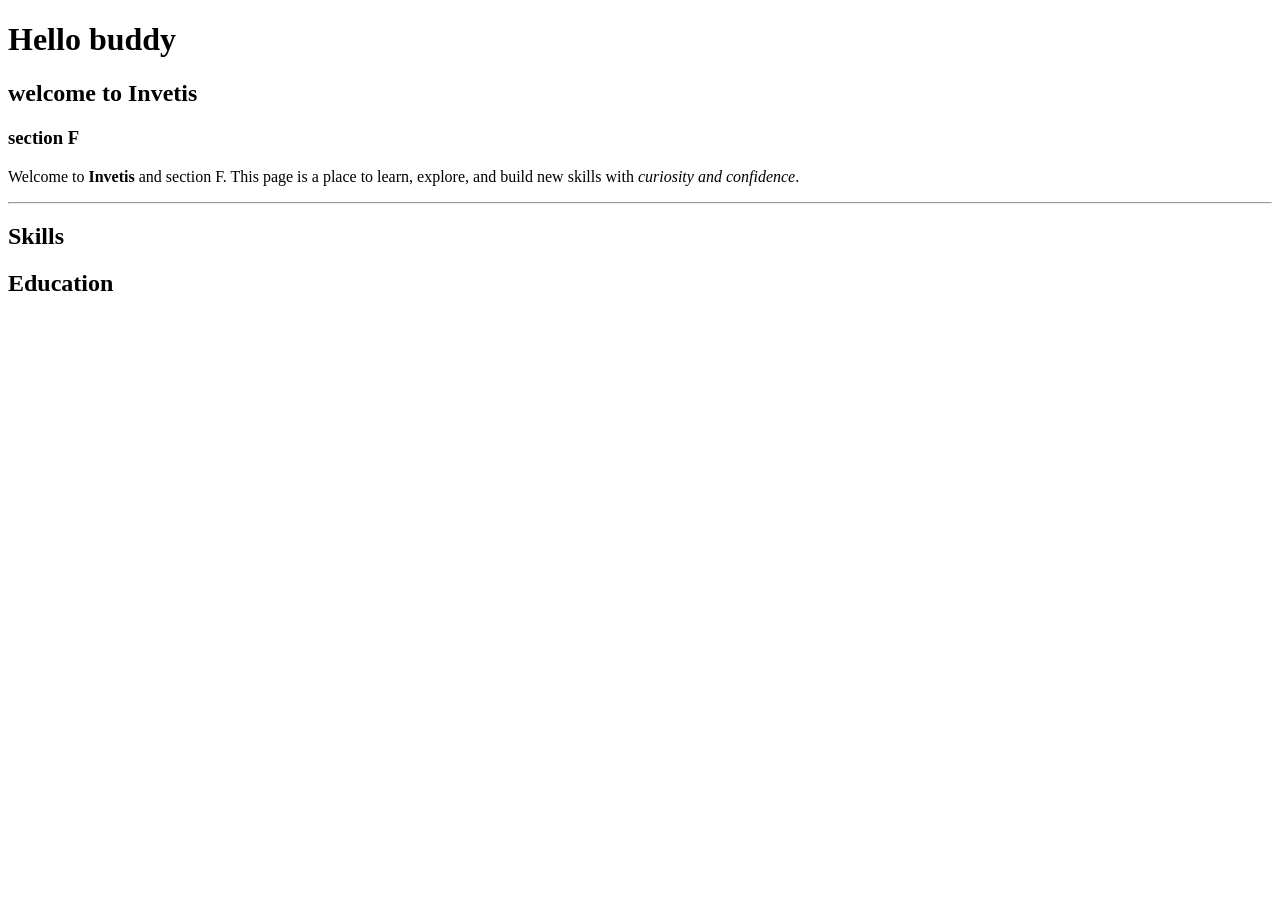
<file: week2/index.html>
<!DOCTYPE html>
<html lang="en">
<head>
    <meta charset="UTF-8">
    <meta name="viewport" content="width=device-width, initial-scale=1.0">
    <title>Document</title>
</head>
<body>
    <h1>Hello buddy</h1>
    <h2>welcome to Invetis</h2>
    <h3>section F</h3>
    <!-- Introduction with emphasized text -->
    <p>Welcome to <strong>Invetis</strong> and section F. This page is a place to learn, explore, and build new skills with <em>curiosity and confidence</em>.</p>
    <hr>

    <!-- Skills section -->
    <div id="skills" class="section-box">
        <h2>Skills</h2>
    </div>

    <!-- Education section -->
    <div id="education" class="section-box">
        <h2>Education</h2>
    </div>
</body>
</html>
</file>
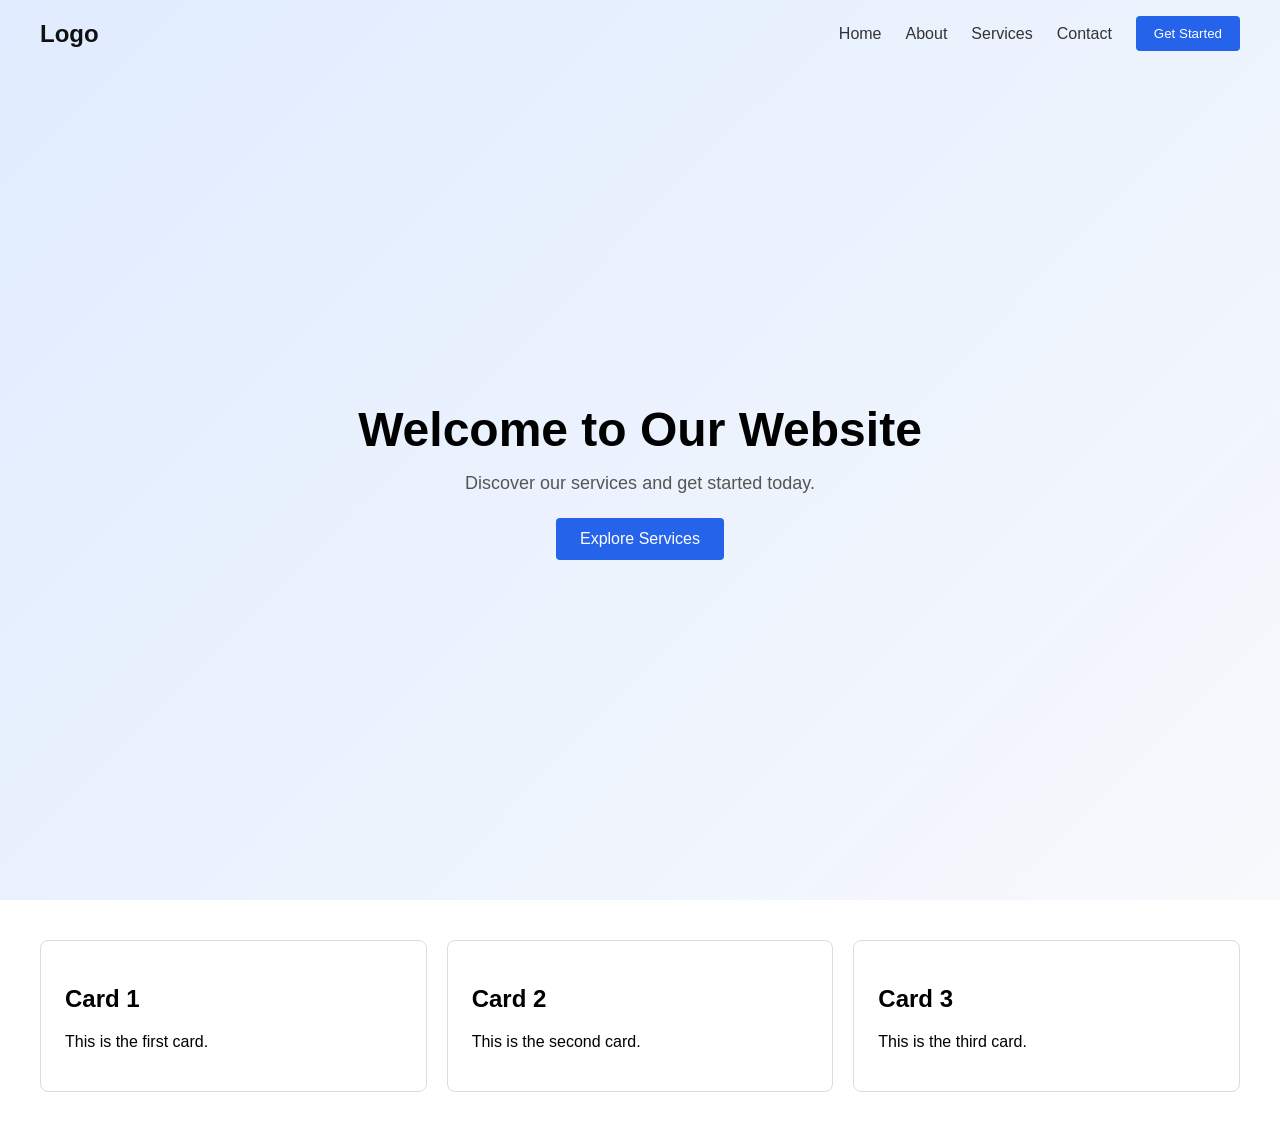
<file: week7/index.html>
<!DOCTYPE html>
<html lang="en">
<head>
    <meta charset="UTF-8">
    <meta name="viewport" content="width=device-width, initial-scale=1.0">
    <title>Document</title>
    <style>
        * {
            box-sizing: border-box;
        }

        body {
            margin: 0;
            font-family: Arial, sans-serif;
        }

        .hero {
            min-height: 100vh;
            background: linear-gradient(135deg, #e0ecff, #f7f9fc);
        }

        nav {
            display: flex;
            align-items: center;
            justify-content: space-between;
            padding: 16px 40px;
        }

        .logo {
            color: #111;
            font-size: 24px;
            font-weight: bold;
            text-decoration: none;
        }

        .nav-right {
            display: flex;
            align-items: center;
            gap: 24px;
        }

        .nav-links {
            display: flex;
            gap: 24px;
            margin: 0;
            padding: 0;
            list-style: none;
        }

        .nav-links a {
            color: #333;
            text-decoration: none;
        }

        .nav-button {
            padding: 10px 18px;
            border: none;
            border-radius: 4px;
            background-color: #2563eb;
            color: white;
            cursor: pointer;
        }

        .banner {
            display: flex;
            flex-direction: column;
            justify-content: center;
            align-items: center;
            min-height: calc(100vh - 72px);
            text-align: center;
        }

        .banner h1 {
            margin: 0 0 16px;
            font-size: 48px;
        }

        .banner p {
            max-width: 600px;
            margin: 0 0 24px;
            font-size: 18px;
            color: #555;
        }

        .banner-button {
            padding: 12px 24px;
            border: none;
            border-radius: 4px;
            background-color: #2563eb;
            color: white;
            font-size: 16px;
            cursor: pointer;
        }

        .cards {
            display: flex;
            flex-wrap: wrap;
            gap: 20px;
            padding: 40px;
        }

        .card {
            flex: 1 1 200px;
            padding: 24px;
            border: 1px solid #ddd;
            border-radius: 8px;
            background-color: white;
        }

        @media (max-width: 600px) {
            nav {
                flex-direction: column;
                gap: 16px;
                padding: 16px 20px;
            }

            .nav-right {
                flex-direction: column;
                gap: 16px;
            }

            .nav-links {
                flex-wrap: wrap;
                justify-content: center;
                gap: 12px 18px;
            }

            .banner {
                min-height: calc(100vh - 220px);
                padding: 40px 20px;
            }

            .banner h1 {
                font-size: 36px;
            }

            .cards {
                padding: 24px 20px;
            }
        }
        
    </style>
</head>
<body>
    <header class="hero">
        <nav>
            <a class="logo" href="#">Logo</a>

            <div class="nav-right">
                <ul class="nav-links">
                    <li><a href="#">Home</a></li>
                    <li><a href="#">About</a></li>
                    <li><a href="#">Services</a></li>
                    <li><a href="#">Contact</a></li>
                </ul>
                <button class="nav-button" type="button">Get Started</button>
            </div>
        </nav>

        <main class="banner">
            <h1>Welcome to Our Website</h1>
            <p>Discover our services and get started today.</p>
            <button class="banner-button" type="button">Explore Services</button>
        </main>
    </header>

    <section class="cards">
        <article class="card">
            <h2>Card 1</h2>
            <p>This is the first card.</p>
        </article>
        <article class="card">
            <h2>Card 2</h2>
            <p>This is the second card.</p>
        </article>
        <article class="card">
            <h2>Card 3</h2>
            <p>This is the third card.</p>
        </article>
    </section>
</body>
</html>
</file>
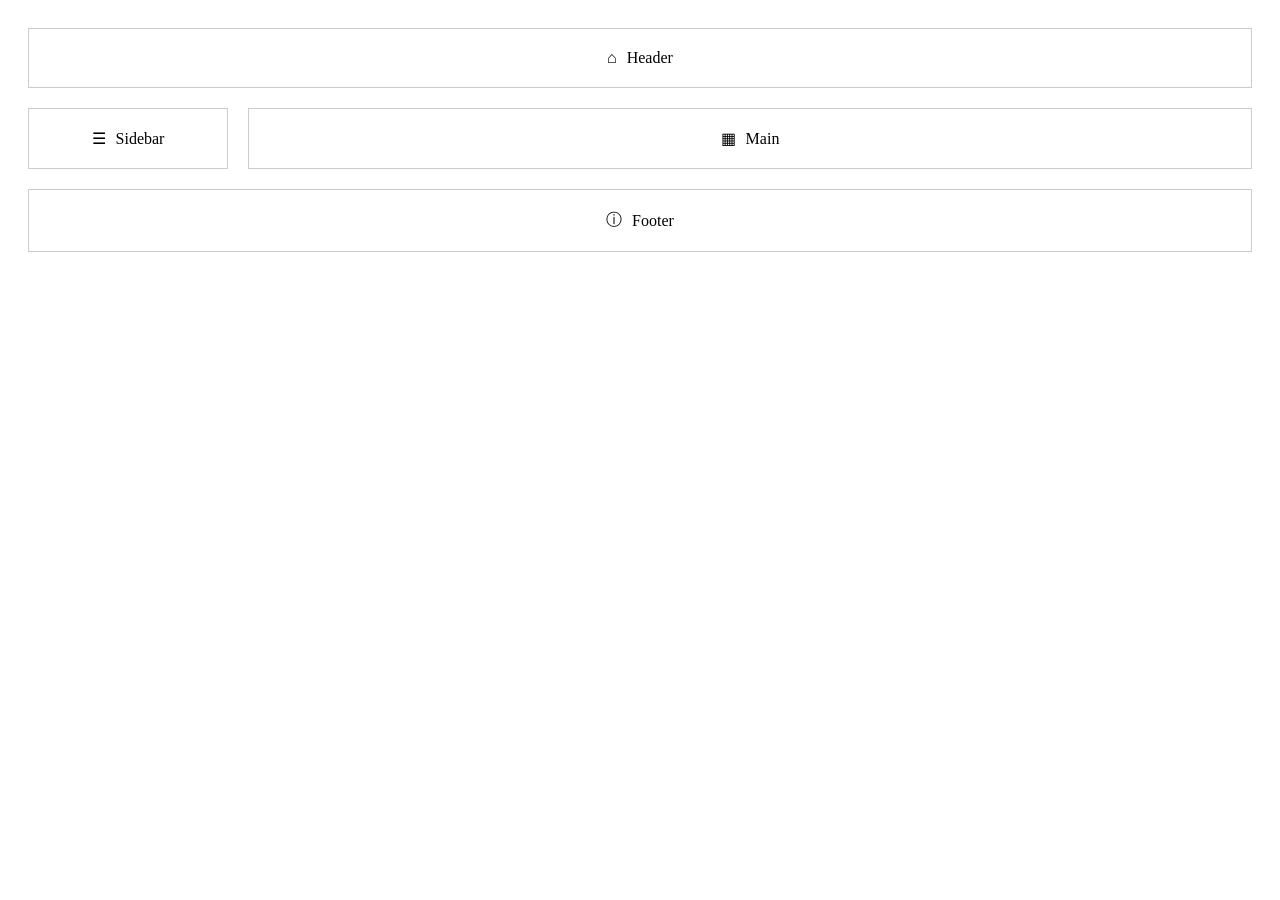
<file: week8/index.html>
<!DOCTYPE html>
<html lang="en">
<head>
    <meta charset="UTF-8">
    <meta name="viewport" content="width=device-width, initial-scale=1.0">
    <title>CSS Grid</title>
    <style>
        .grid {
            display: grid;
            grid-template-columns: 200px 1fr;
            grid-template-areas:
                "head head"
                "side main"
                "foot foot";
            gap: 20px;
            padding: 20px;
        }

        .grid-item {
            display: flex;
            align-items: center;
            justify-content: center;
            gap: 10px;
            padding: 20px;
            border: 1px solid #ccc;
            text-align: center;
        }

        .head {
            grid-area: head;
        }

        .side {
            grid-area: side;
        }

        .main {
            grid-area: main;
        }

        .foot {
            grid-area: foot;
        }
    </style>
</head>
<body>
    <div class="grid">
        <div class="grid-item head">
            <span>⌂</span>
            <span>Header</span>
        </div>
        <div class="grid-item side">
            <span>☰</span>
            <span>Sidebar</span>
        </div>
        <div class="grid-item main">
            <span>▦</span>
            <span>Main</span>
        </div>
        <div class="grid-item foot">
            <span>ⓘ</span>
            <span>Footer</span>
        </div>
    </div>
</body>
</html>
</file>
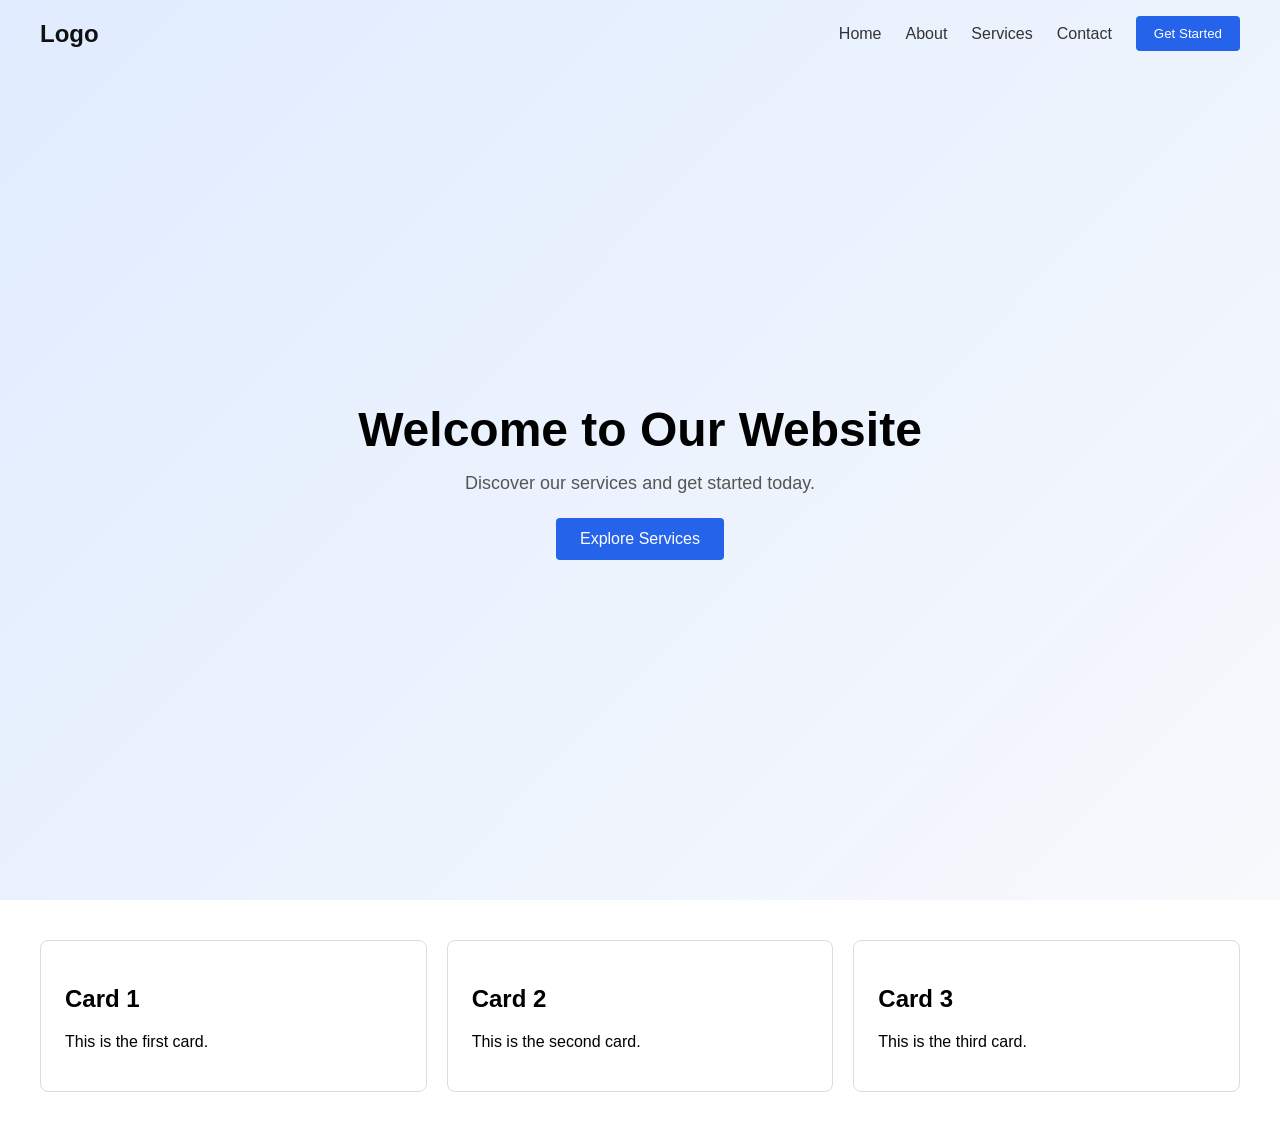
<file: week9/index.html>
<!DOCTYPE html>
<html lang="en">
<head>
    <meta charset="UTF-8">
    <meta name="viewport" content="width=device-width, initial-scale=1.0">
    <title>Responsive Website</title>
    <link rel="stylesheet" href="style.css">
</head>
<body>
    <header class="hero">
        <nav>
            <a class="logo" href="#">Logo</a>
            <div class="nav-right">
                <ul class="nav-links">
                    <li><a href="#">Home</a></li>
                    <li><a href="#">About</a></li>
                    <li><a href="#">Services</a></li>
                    <li><a href="#">Contact</a></li>
                </ul>
                <button class="nav-button" type="button">Get Started</button>
            </div>
        </nav>

        <main class="banner">
            <h1>Welcome to Our Website</h1>
            <p>Discover our services and get started today.</p>
            <button class="banner-button" type="button">Explore Services</button>
        </main>
    </header>

    <section class="cards">
        <article class="card">
            <h2>Card 1</h2>
            <p>This is the first card.</p>
        </article>
        <article class="card">
            <h2>Card 2</h2>
            <p>This is the second card.</p>
        </article>
        <article class="card">
            <h2>Card 3</h2>
            <p>This is the third card.</p>
        </article>
    </section>
</body>
</html>
</file>
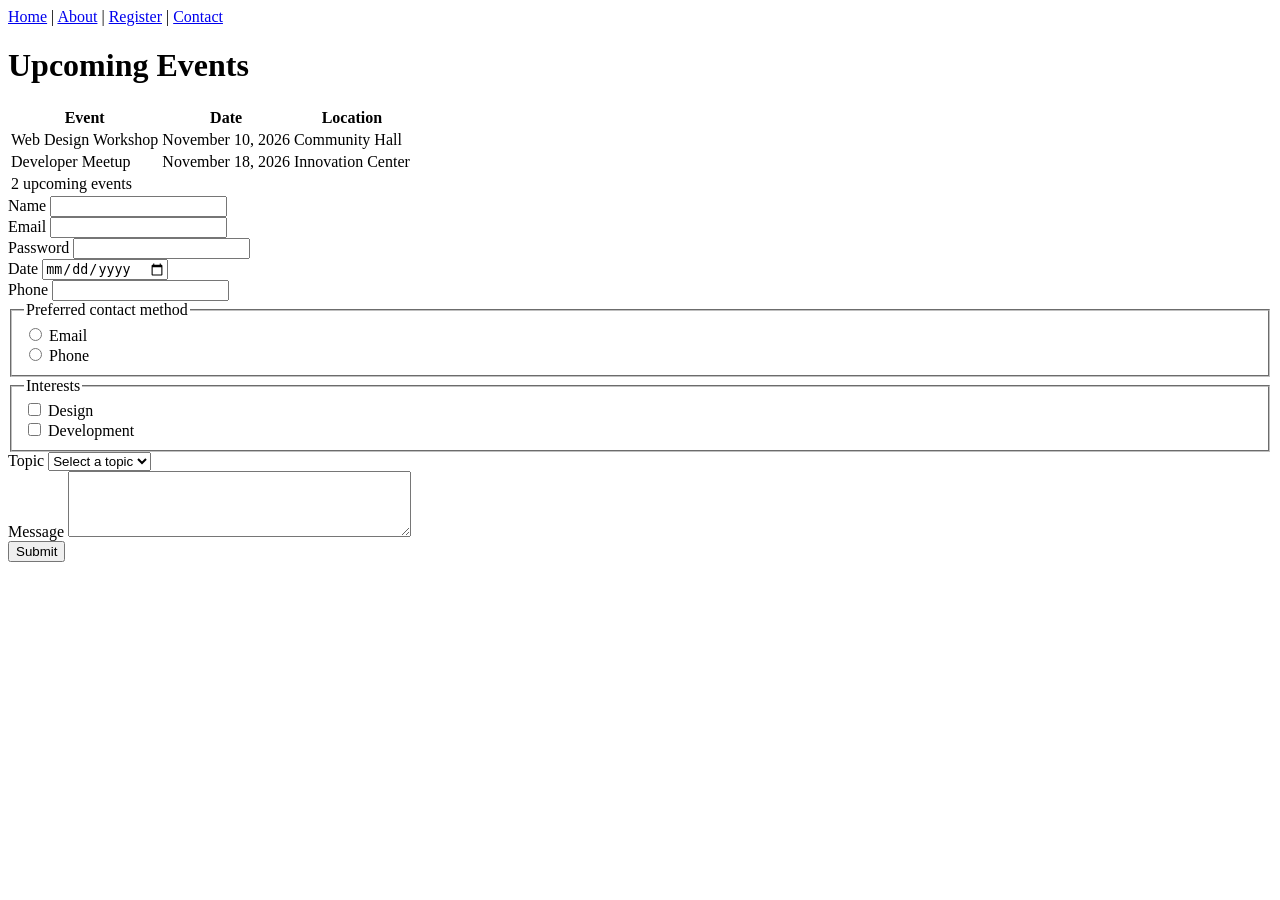
<file: week4/about.html>
<!DOCTYPE html>
<html lang="en">
<head>
    <meta charset="UTF-8">
    <meta name="viewport" content="width=device-width, initial-scale=1.0">
    <meta name="description" content="View upcoming events and register your interests.">
    <meta name="theme-color" content="#ffffff">
    <link rel="icon" type="image/svg+xml" href="data:image/svg+xml,%3Csvg xmlns=%22http://www.w3.org/2000/svg%22 viewBox=%220 0 64 64%22%3E%3Crect x=%228%22 y=%2212%22 width=%2248%22 height=%2244%22 rx=%226%22 fill=%22%234f46e5%22/%3E%3Cpath d=%22M8 24h48%22 stroke=%22white%22 stroke-width=%224%22/%3E%3Cpath d=%22M20 8v10m24-10v10%22 stroke=%22white%22 stroke-width=%224%22 stroke-linecap=%22round%22/%3E%3C/svg%3E">
    <title>About | Upcoming Events</title>
</head>
<body>
    <nav aria-label="Main navigation">
        <a href="index3.html">Home</a> |
        <a href="about.html">About</a> |
        <a href="register.html">Register</a> |
        <a href="contact.html">Contact</a>
    </nav>
    <h1>Upcoming Events</h1>
    <table>
        <thead>
            <tr>
                <th scope="col">Event</th>
                <th scope="col">Date</th>
                <th scope="col">Location</th>
            </tr>
        </thead>
        <tbody>
            <tr>
                <td>Web Design Workshop</td>
                <td>November 10, 2026</td>
                <td>Community Hall</td>
            </tr>
            <tr>
                <td>Developer Meetup</td>
                <td>November 18, 2026</td>
                <td>Innovation Center</td>
            </tr>
        </tbody>
        <tfoot>
            <tr>
                <td colspan="3">2 upcoming events</td>
            </tr>
        </tfoot>
    </table>
    <form>
        <div>
            <label for="name">Name</label>
            <input type="text" id="name" name="name">
        </div>
        <div>
            <label for="email">Email</label>
            <input type="email" id="email" name="email">
        </div>
        <div>
            <label for="password">Password</label>
            <input type="password" id="password" name="password">
        </div>
        <div>
            <label for="date">Date</label>
            <input type="date" id="date" name="date">
        </div>
        <div>
            <label for="phone">Phone</label>
            <input type="tel" id="phone" name="phone">
        </div>
        <fieldset>
            <legend>Preferred contact method</legend>
            <div>
                <input type="radio" id="contact-email" name="contact-method" value="email">
                <label for="contact-email">Email</label>
            </div>
            <div>
                <input type="radio" id="contact-phone" name="contact-method" value="phone">
                <label for="contact-phone">Phone</label>
            </div>
        </fieldset>
        <fieldset>
            <legend>Interests</legend>
            <div>
                <input type="checkbox" id="interest-design" name="interests" value="design">
                <label for="interest-design">Design</label>
            </div>
            <div>
                <input type="checkbox" id="interest-development" name="interests" value="development">
                <label for="interest-development">Development</label>
            </div>
        </fieldset>
        <div>
            <label for="topic">Topic</label>
            <select id="topic" name="topic">
                <option value="">Select a topic</option>
                <option value="general">General</option>
                <option value="support">Support</option>
                <option value="feedback">Feedback</option>
            </select>
        </div>
        <div>
            <label for="message">Message</label>
            <textarea id="message" name="message" rows="4" cols="40"></textarea>
        </div>
        <button type="submit">Submit</button>
    </form>
</body>
</html>
</file>
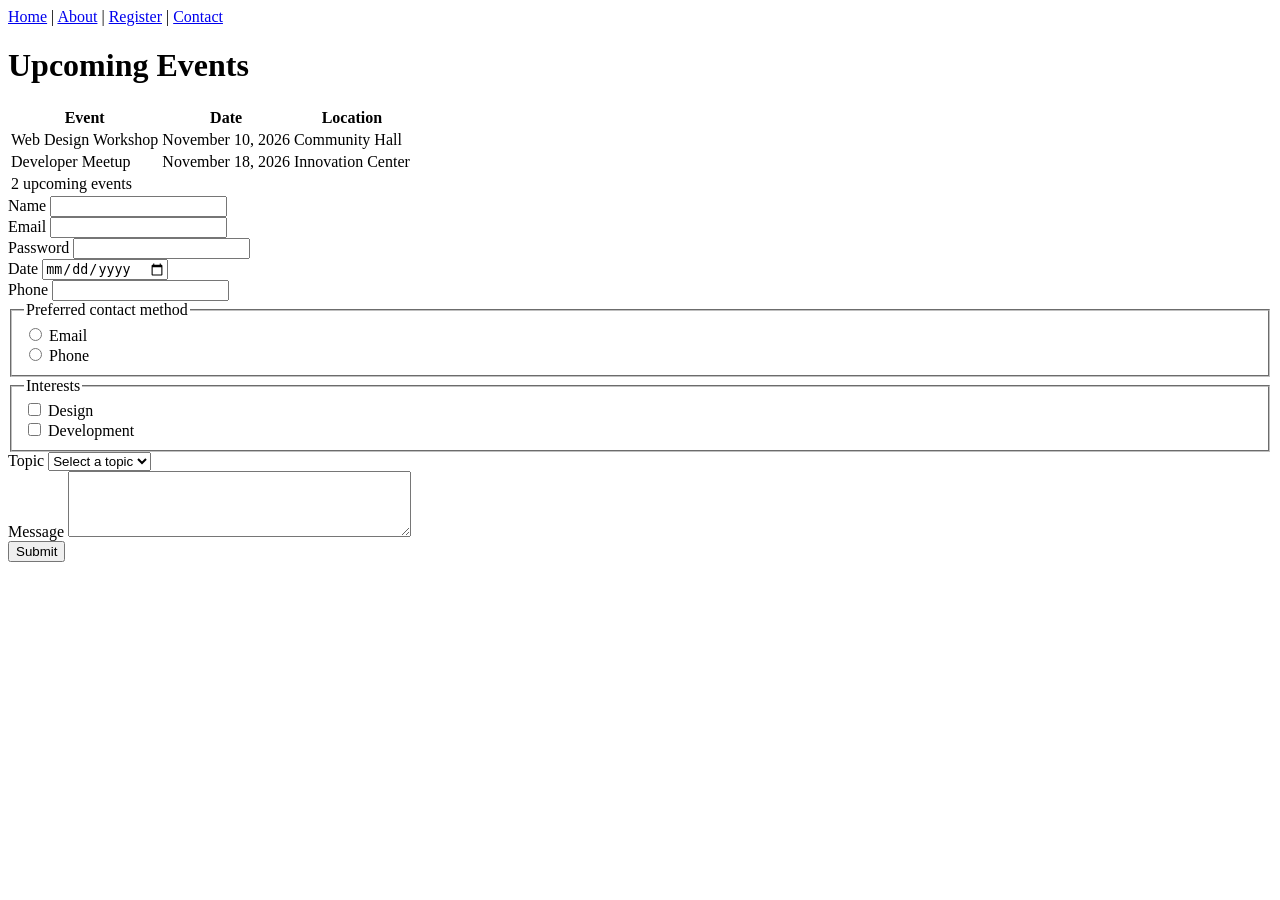
<file: week4/contact.html>
<!DOCTYPE html>
<html lang="en">
<head>
    <meta charset="UTF-8">
    <meta name="viewport" content="width=device-width, initial-scale=1.0">
    <meta name="description" content="View upcoming events and register your interests.">
    <meta name="theme-color" content="#ffffff">
    <link rel="icon" type="image/svg+xml" href="data:image/svg+xml,%3Csvg xmlns=%22http://www.w3.org/2000/svg%22 viewBox=%220 0 64 64%22%3E%3Crect x=%228%22 y=%2212%22 width=%2248%22 height=%2244%22 rx=%226%22 fill=%22%234f46e5%22/%3E%3Cpath d=%22M8 24h48%22 stroke=%22white%22 stroke-width=%224%22/%3E%3Cpath d=%22M20 8v10m24-10v10%22 stroke=%22white%22 stroke-width=%224%22 stroke-linecap=%22round%22/%3E%3C/svg%3E">
    <title>Contact | Upcoming Events</title>
</head>
<body>
    <nav aria-label="Main navigation">
        <a href="index3.html">Home</a> |
        <a href="about.html">About</a> |
        <a href="register.html">Register</a> |
        <a href="contact.html">Contact</a>
    </nav>
    <h1>Upcoming Events</h1>
    <table>
        <thead>
            <tr>
                <th scope="col">Event</th>
                <th scope="col">Date</th>
                <th scope="col">Location</th>
            </tr>
        </thead>
        <tbody>
            <tr>
                <td>Web Design Workshop</td>
                <td>November 10, 2026</td>
                <td>Community Hall</td>
            </tr>
            <tr>
                <td>Developer Meetup</td>
                <td>November 18, 2026</td>
                <td>Innovation Center</td>
            </tr>
        </tbody>
        <tfoot>
            <tr>
                <td colspan="3">2 upcoming events</td>
            </tr>
        </tfoot>
    </table>
    <form>
        <div>
            <label for="name">Name</label>
            <input type="text" id="name" name="name">
        </div>
        <div>
            <label for="email">Email</label>
            <input type="email" id="email" name="email">
        </div>
        <div>
            <label for="password">Password</label>
            <input type="password" id="password" name="password">
        </div>
        <div>
            <label for="date">Date</label>
            <input type="date" id="date" name="date">
        </div>
        <div>
            <label for="phone">Phone</label>
            <input type="tel" id="phone" name="phone">
        </div>
        <fieldset>
            <legend>Preferred contact method</legend>
            <div>
                <input type="radio" id="contact-email" name="contact-method" value="email">
                <label for="contact-email">Email</label>
            </div>
            <div>
                <input type="radio" id="contact-phone" name="contact-method" value="phone">
                <label for="contact-phone">Phone</label>
            </div>
        </fieldset>
        <fieldset>
            <legend>Interests</legend>
            <div>
                <input type="checkbox" id="interest-design" name="interests" value="design">
                <label for="interest-design">Design</label>
            </div>
            <div>
                <input type="checkbox" id="interest-development" name="interests" value="development">
                <label for="interest-development">Development</label>
            </div>
        </fieldset>
        <div>
            <label for="topic">Topic</label>
            <select id="topic" name="topic">
                <option value="">Select a topic</option>
                <option value="general">General</option>
                <option value="support">Support</option>
                <option value="feedback">Feedback</option>
            </select>
        </div>
        <div>
            <label for="message">Message</label>
            <textarea id="message" name="message" rows="4" cols="40"></textarea>
        </div>
        <button type="submit">Submit</button>
    </form>
</body>
</html>
</file>
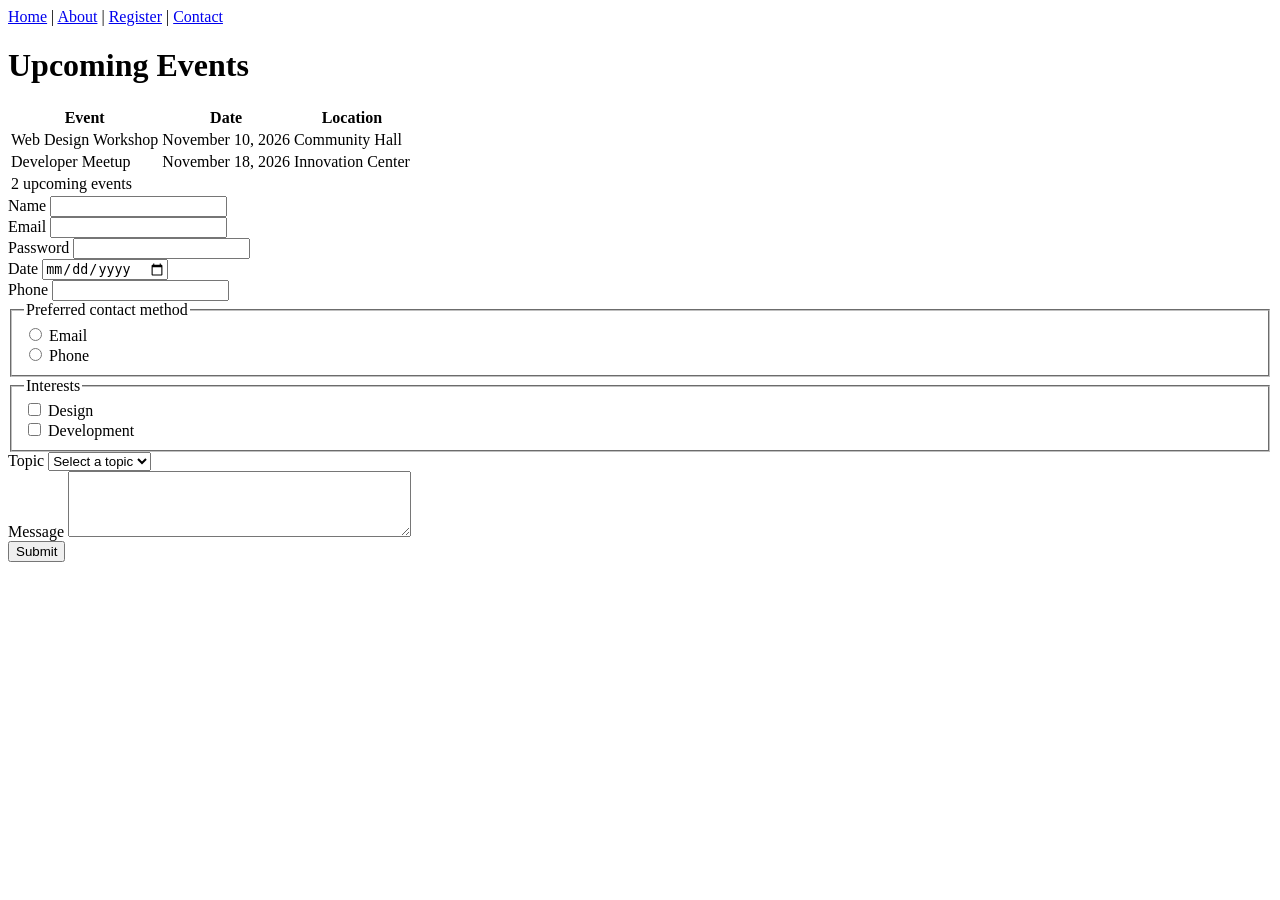
<file: week4/index3.html>
<!DOCTYPE html>
<html lang="en">
<head>
    <meta charset="UTF-8">
    <meta name="viewport" content="width=device-width, initial-scale=1.0">
    <meta name="description" content="View upcoming events and register your interests.">
    <meta name="theme-color" content="#ffffff">
    <link rel="icon" type="image/svg+xml" href="data:image/svg+xml,%3Csvg xmlns=%22http://www.w3.org/2000/svg%22 viewBox=%220 0 64 64%22%3E%3Crect x=%228%22 y=%2212%22 width=%2248%22 height=%2244%22 rx=%226%22 fill=%22%234f46e5%22/%3E%3Cpath d=%22M8 24h48%22 stroke=%22white%22 stroke-width=%224%22/%3E%3Cpath d=%22M20 8v10m24-10v10%22 stroke=%22white%22 stroke-width=%224%22 stroke-linecap=%22round%22/%3E%3C/svg%3E">
    <title>Home | Upcoming Events</title>
</head>
<body>
    <nav aria-label="Main navigation">
        <a href="index3.html">Home</a> |
        <a href="about.html">About</a> |
        <a href="register.html">Register</a> |
        <a href="contact.html">Contact</a>
    </nav>
    <h1>Upcoming Events</h1>
    <table>
        <thead>
            <tr>
                <th scope="col">Event</th>
                <th scope="col">Date</th>
                <th scope="col">Location</th>
            </tr>
        </thead>
        <tbody>
            <tr>
                <td>Web Design Workshop</td>
                <td>November 10, 2026</td>
                <td>Community Hall</td>
            </tr>
            <tr>
                <td>Developer Meetup</td>
                <td>November 18, 2026</td>
                <td>Innovation Center</td>
            </tr>
        </tbody>
        <tfoot>
            <tr>
                <td colspan="3">2 upcoming events</td>
            </tr>
        </tfoot>
    </table>
    <form>
        <div>
            <label for="name">Name</label>
            <input type="text" id="name" name="name">
        </div>
        <div>
            <label for="email">Email</label>
            <input type="email" id="email" name="email">
        </div>
        <div>
            <label for="password">Password</label>
            <input type="password" id="password" name="password">
        </div>
        <div>
            <label for="date">Date</label>
            <input type="date" id="date" name="date">
        </div>
        <div>
            <label for="phone">Phone</label>
            <input type="tel" id="phone" name="phone">
        </div>
        <fieldset>
            <legend>Preferred contact method</legend>
            <div>
                <input type="radio" id="contact-email" name="contact-method" value="email">
                <label for="contact-email">Email</label>
            </div>
            <div>
                <input type="radio" id="contact-phone" name="contact-method" value="phone">
                <label for="contact-phone">Phone</label>
            </div>
        </fieldset>
        <fieldset>
            <legend>Interests</legend>
            <div>
                <input type="checkbox" id="interest-design" name="interests" value="design">
                <label for="interest-design">Design</label>
            </div>
            <div>
                <input type="checkbox" id="interest-development" name="interests" value="development">
                <label for="interest-development">Development</label>
            </div>
        </fieldset>
        <div>
            <label for="topic">Topic</label>
            <select id="topic" name="topic">
                <option value="">Select a topic</option>
                <option value="general">General</option>
                <option value="support">Support</option>
                <option value="feedback">Feedback</option>
            </select>
        </div>
        <div>
            <label for="message">Message</label>
            <textarea id="message" name="message" rows="4" cols="40"></textarea>
        </div>
        <button type="submit">Submit</button>
    </form>
</body>
</html>
</file>
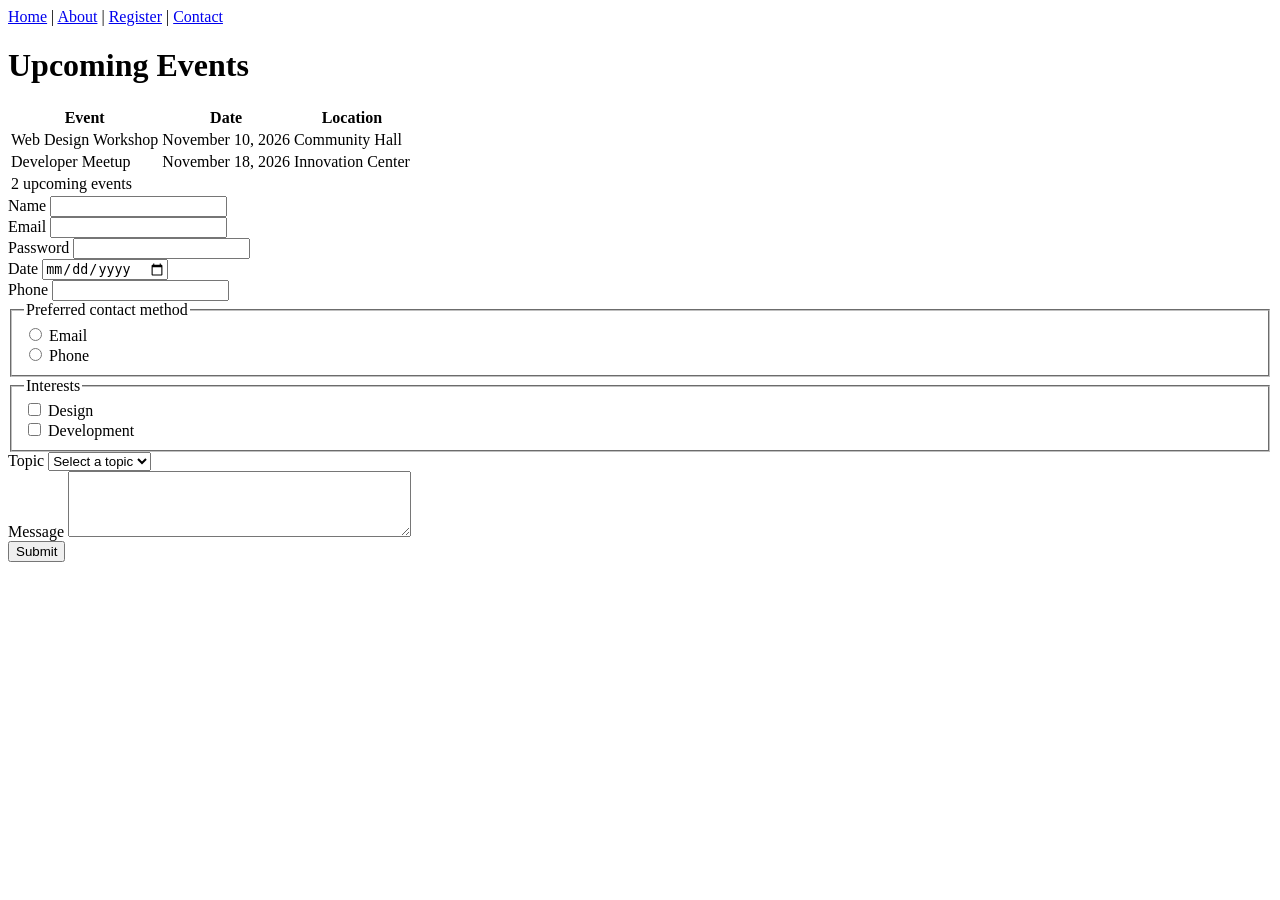
<file: week4/register.html>
<!DOCTYPE html>
<html lang="en">
<head>
    <meta charset="UTF-8">
    <meta name="viewport" content="width=device-width, initial-scale=1.0">
    <meta name="description" content="View upcoming events and register your interests.">
    <meta name="theme-color" content="#ffffff">
    <link rel="icon" type="image/svg+xml" href="data:image/svg+xml,%3Csvg xmlns=%22http://www.w3.org/2000/svg%22 viewBox=%220 0 64 64%22%3E%3Crect x=%228%22 y=%2212%22 width=%2248%22 height=%2244%22 rx=%226%22 fill=%22%234f46e5%22/%3E%3Cpath d=%22M8 24h48%22 stroke=%22white%22 stroke-width=%224%22/%3E%3Cpath d=%22M20 8v10m24-10v10%22 stroke=%22white%22 stroke-width=%224%22 stroke-linecap=%22round%22/%3E%3C/svg%3E">
    <title>Register | Upcoming Events</title>
</head>
<body>
    <nav aria-label="Main navigation">
        <a href="index3.html">Home</a> |
        <a href="about.html">About</a> |
        <a href="register.html">Register</a> |
        <a href="contact.html">Contact</a>
    </nav>
    <h1>Upcoming Events</h1>
    <table>
        <thead>
            <tr>
                <th scope="col">Event</th>
                <th scope="col">Date</th>
                <th scope="col">Location</th>
            </tr>
        </thead>
        <tbody>
            <tr>
                <td>Web Design Workshop</td>
                <td>November 10, 2026</td>
                <td>Community Hall</td>
            </tr>
            <tr>
                <td>Developer Meetup</td>
                <td>November 18, 2026</td>
                <td>Innovation Center</td>
            </tr>
        </tbody>
        <tfoot>
            <tr>
                <td colspan="3">2 upcoming events</td>
            </tr>
        </tfoot>
    </table>
    <form>
        <div>
            <label for="name">Name</label>
            <input type="text" id="name" name="name">
        </div>
        <div>
            <label for="email">Email</label>
            <input type="email" id="email" name="email">
        </div>
        <div>
            <label for="password">Password</label>
            <input type="password" id="password" name="password">
        </div>
        <div>
            <label for="date">Date</label>
            <input type="date" id="date" name="date">
        </div>
        <div>
            <label for="phone">Phone</label>
            <input type="tel" id="phone" name="phone">
        </div>
        <fieldset>
            <legend>Preferred contact method</legend>
            <div>
                <input type="radio" id="contact-email" name="contact-method" value="email">
                <label for="contact-email">Email</label>
            </div>
            <div>
                <input type="radio" id="contact-phone" name="contact-method" value="phone">
                <label for="contact-phone">Phone</label>
            </div>
        </fieldset>
        <fieldset>
            <legend>Interests</legend>
            <div>
                <input type="checkbox" id="interest-design" name="interests" value="design">
                <label for="interest-design">Design</label>
            </div>
            <div>
                <input type="checkbox" id="interest-development" name="interests" value="development">
                <label for="interest-development">Development</label>
            </div>
        </fieldset>
        <div>
            <label for="topic">Topic</label>
            <select id="topic" name="topic">
                <option value="">Select a topic</option>
                <option value="general">General</option>
                <option value="support">Support</option>
                <option value="feedback">Feedback</option>
            </select>
        </div>
        <div>
            <label for="message">Message</label>
            <textarea id="message" name="message" rows="4" cols="40"></textarea>
        </div>
        <button type="submit">Submit</button>
    </form>
</body>
</html>
</file>
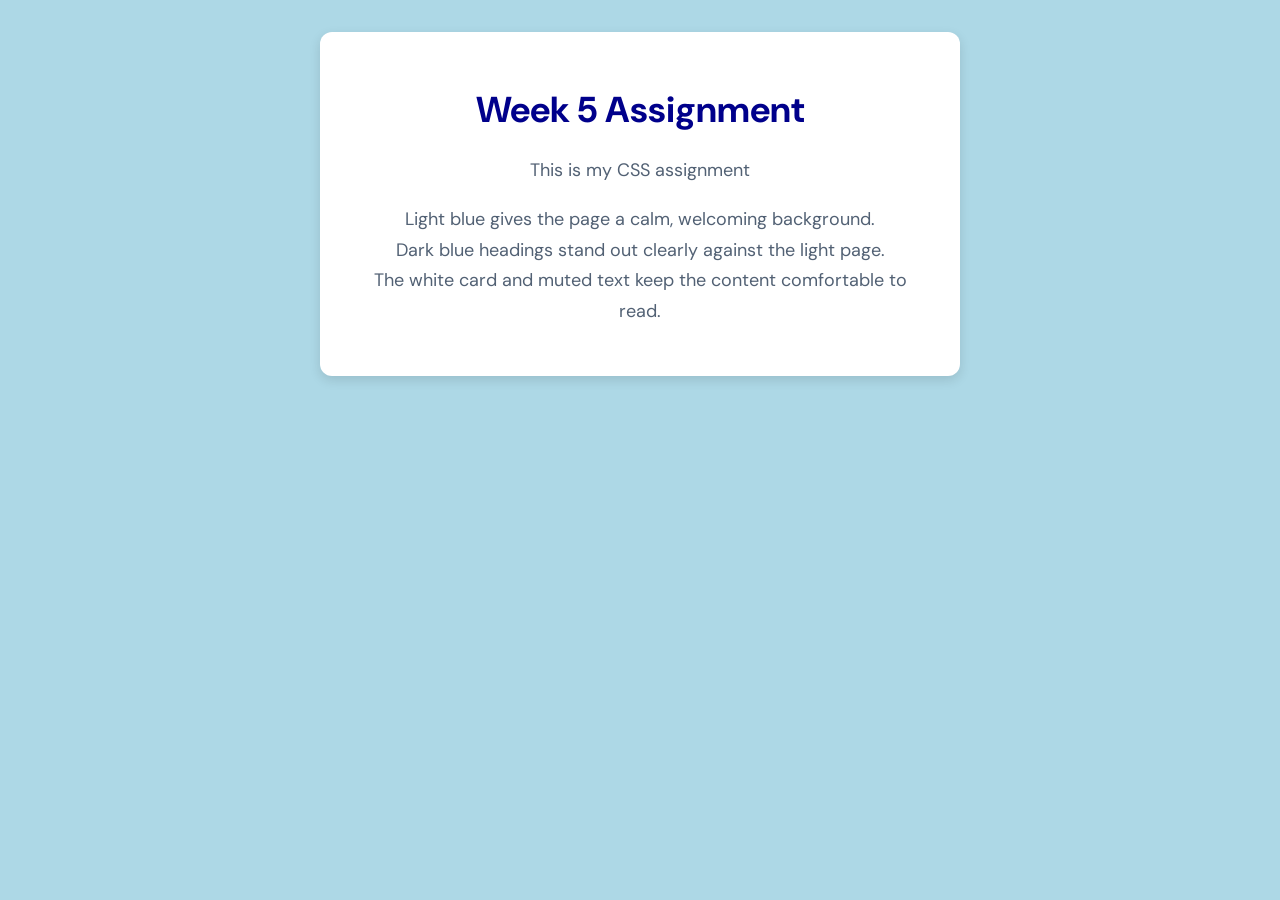
<file: week5/index4.html>
<!DOCTYPE html>
<html lang="en">
<head>
    <meta charset="UTF-8">
    <meta name="viewport" content="width=device-width, initial-scale=1.0">
    <title>Document</title>
    <link rel="preconnect" href="https://fonts.googleapis.com">
    <link rel="preconnect" href="https://fonts.gstatic.com" crossorigin>
    <link href="https://fonts.googleapis.com/css2?family=DM+Sans:wght@400;500;700&display=swap" rel="stylesheet">
    <link rel="stylesheet" href="style.css">
</head>
<body>
    <main id="hero" class="card">
        <h1>Week 5 Assignment</h1>
        <p>This is my CSS assignment</p>
        <p>
            Light blue gives the page a calm, welcoming background.<br>
            Dark blue headings stand out clearly against the light page.<br>
            The white card and muted text keep the content comfortable to read.
        </p>
    </main>
</body>

</html>
</file>
<file: week9/style.css>
* {
            box-sizing: border-box;
        }

        body {
            margin: 0;
            font-family: Arial, sans-serif;
            display: grid;
        }

        img {
            max-width: 100%;
            height: auto;
        }

        .hero {
            min-height: 100vh;
            background: linear-gradient(135deg, #e0ecff, #f7f9fc);
        }

        nav {
            display: flex;
            flex-direction: column;
            align-items: center;
            gap: 16px;
            padding: 16px 20px;
        }

        .logo {
            color: #111;
            font-size: 1.5rem;
            font-weight: bold;
            text-decoration: none;
        }

        .nav-right {
            display: flex;
            flex-direction: column;
            align-items: center;
            gap: 16px;
        }

        .nav-links {
            display: flex;
            flex-wrap: wrap;
            justify-content: center;
            gap: 12px 18px;
            margin: 0;
            padding: 0;
            list-style: none;
        }

        .nav-links a {
            color: #333;
            text-decoration: none;
        }

        .nav-button,
        .banner-button {
            border: none;
            border-radius: 4px;
            background-color: #2563eb;
            color: white;
            cursor: pointer;
        }

        .nav-button {
            padding: 10px 18px;
        }

        .banner {
            display: flex;
            flex-direction: column;
            justify-content: center;
            align-items: center;
            min-height: calc(100vh - 220px);
            padding: 40px 20px;
            text-align: center;
        }

        .banner h1 {
            margin: 0 0 16px;
            font-size: 2.25rem;
        }

        .banner p {
            max-width: 600px;
            margin: 0 0 24px;
            font-size: 1.125rem;
            color: #555;
        }

        .banner-button {
            padding: 12px 24px;
            font-size: 1rem;
        }

        .cards {
            display: grid;
            grid-template-columns: 1fr;
            gap: 20px;
            padding: 24px 20px;
        }

        .card {
            padding: 24px;
            border: 1px solid #ddd;
            border-radius: 8px;
            background-color: white;
        }

        @media (min-width: 768px) {
            nav {
                flex-direction: row;
                justify-content: space-between;
                padding-inline: 32px;
            }

            .nav-right {
                flex-direction: row;
                gap: 20px;
            }

            .nav-links {
                flex-wrap: nowrap;
                gap: 18px;
            }

            .banner {
                min-height: calc(100vh - 72px);
                padding-inline: 32px;
            }

            .banner h1 {
                font-size: 2.75rem;
            }

            .cards {
                padding: 32px;
                grid-template-columns: repeat(2, 1fr);
            }
        }

        @media (min-width: 1024px) {
            nav {
                padding-inline: 40px;
            }

            .nav-right {
                gap: 24px;
            }

            .nav-links {
                gap: 24px;
            }

            .banner h1 {
                font-size: 3rem;
            }

            .cards {
                padding: 40px;
                grid-template-columns: repeat(3, 1fr);
            }
        }
</file>
<file: week5/style.css>
:root {
    --color-page: lightblue;
    --color-text: #263445;
    --color-heading: darkblue;
    --color-muted: #526174;
    --color-card: white;
    --shadow-card: 0 4px 12px rgb(0 0 0 / 12%);
    --space-card: 2rem;
    --radius-card: 0.75rem;
}

* {
    box-sizing: border-box;
}

body {
    background-color: var(--color-page);
    color: var(--color-text);
    font-family: "DM Sans", Arial, sans-serif;
    font-size: 1rem;
    line-height: 1.6;
}

h1 {
    color: var(--color-heading);
    font-size: 2.25rem;
    line-height: 1.2;
    text-align: center;
}

p {
    color: var(--color-muted);
    font-size: 1.125rem;
    line-height: 1.7;
}

.card {
    max-width: 40rem;
    margin: var(--space-card) auto;
    padding: var(--space-card);
    border-radius: var(--radius-card);
    background-color: var(--color-card);
    box-shadow: var(--shadow-card);
}

#hero {
    text-align: center;
}
</file>
